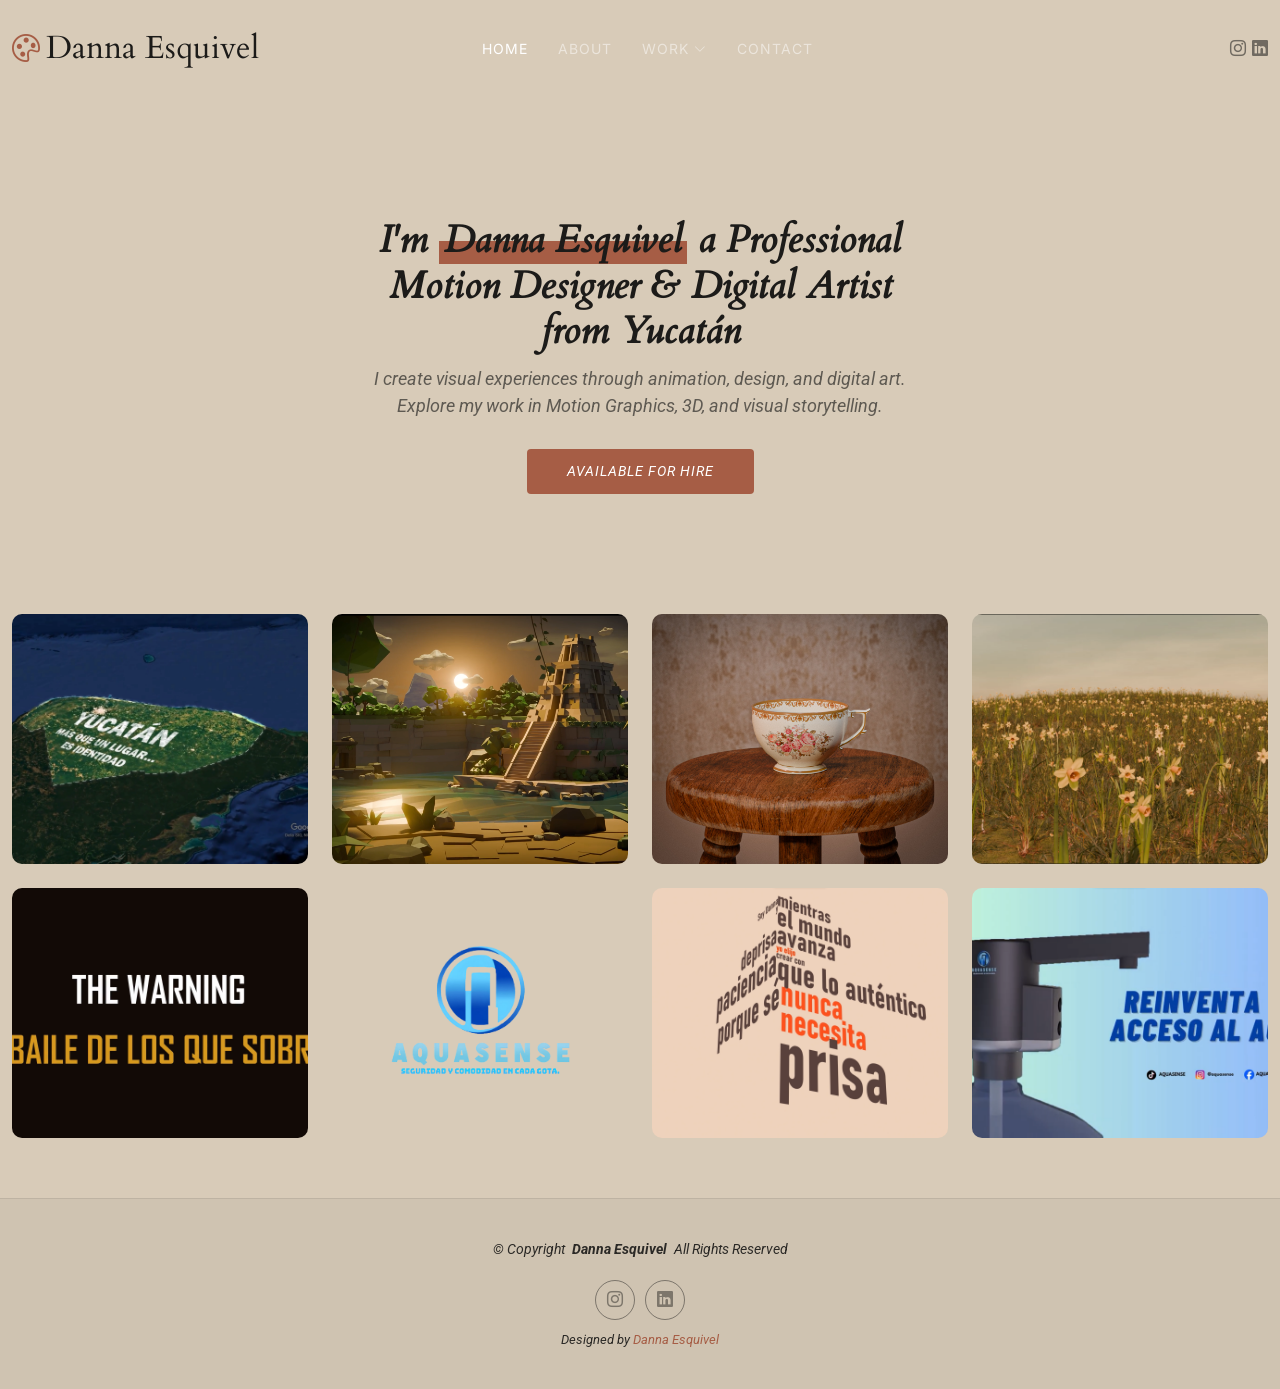
<file: index.html>
<!DOCTYPE html>
<html lang="en">

<head>
  <meta charset="utf-8">
  <meta content="width=device-width, initial-scale=1.0" name="viewport">
  <title>Danna Esquivel | Motion Graphics & 3D Designer</title>
  <meta name="description" content="">
  <meta name="keywords" content="">

  <!-- Favicons -->
  <link href="assets/img/danna.png" rel="icon">
  <link href="assets/img/danna.png" rel="apple-touch-icon">

  <!-- Fonts -->
  <link href="https://fonts.googleapis.com" rel="preconnect">
  <link href="https://fonts.gstatic.com" rel="preconnect" crossorigin>
  <link href="https://fonts.googleapis.com/css2?family=Roboto:ital,wght@0,100;0,300;0,400;0,500;0,700;0,900;1,100;1,300;1,400;1,500;1,700;1,900&family=Inter:wght@100;200;300;400;500;600;700;800;900&family=Cardo:ital,wght@0,400;0,700;1,400;1,700&display=swap" rel="stylesheet">

  <!-- Vendor CSS Files -->
  <link href="assets/vendor/bootstrap/css/bootstrap.min.css" rel="stylesheet">
  <link href="assets/vendor/bootstrap-icons/bootstrap-icons.css" rel="stylesheet">
  <link href="assets/vendor/aos/aos.css" rel="stylesheet">
  <link href="assets/vendor/glightbox/css/glightbox.min.css" rel="stylesheet">
  <link href="assets/vendor/swiper/swiper-bundle.min.css" rel="stylesheet">

  <!-- Main CSS File -->
  <link href="assets/css/main.css" rel="stylesheet">

  <!-- =======================================================
  * Template Name: PhotoFolio
  * Template URL: https://bootstrapmade.com/photofolio-bootstrap-photography-website-template/
  * Updated: Aug 07 2024 with Bootstrap v5.3.3
  * Author: BootstrapMade.com
  * License: https://bootstrapmade.com/license/
  ======================================================== -->
</head>

<body class="index-page">

  <header id="header" class="header d-flex align-items-center sticky-top">
    <div class="container-fluid position-relative d-flex align-items-center justify-content-between">

      <a href="index.html" class="logo d-flex align-items-center me-auto me-xl-0">
        <!-- Uncomment the line below if you also wish to use an image logo -->
        <!-- <img src="assets/img/logo.png" alt=""> -->
        <i class="bi bi-palette"></i>
        <h1 class="sitename">Danna Esquivel</h1>
      </a>

      <nav id="navmenu" class="navmenu">
        <ul>
          <li><a href="index.html" class="active">Home<br></a></li>
          <li><a href="about.html">About</a></li>

          <li class="dropdown">
            <a href="gallery.html">
              <span>Work</span>
            <i class="bi bi-chevron-down toggle-dropdown"></i>
          </a>
        </li>


        <li><a href="contact.html">Contact</a></li>
      </ul>
      <i class="mobile-nav-toggle d-xl-none bi bi-list"></i>
      </nav>

      <div class="header-social-links">
        <a href="https://www.instagram.com/dannaeesq?igsh=MXY3OXNpZHllMGF1Nw==" target="_blank" ><i class="instagram"><i class="bi bi-instagram"></i></a>
        <a href="#" class="linkedin"><i class="bi bi-linkedin"></i></a>
      </div>

    </div>
  </header>

  <main class="main">

    <!-- Hero Section -->
    <section id="hero" class="hero section">

      <div class="container">
        <div class="row justify-content-center">
          <div class="col-lg-6 text-center" data-aos="fade-up" data-aos-delay="100">
            <h2><span>I'm </span><span class="underlight">Danna Esquivel</span> a Professional<span> Motion Designer & Digital Artist from Yucatán</span></h2>
            <p>I create visual experiences through animation, design, and digital art. Explore my work in Motion Graphics, 3D, and visual storytelling.</p>
            <a href="contact.html" class="btn-get-started">Available for Hire<br></a>
          </div>
        </div>
      </div>

    </section><!-- /Hero Section -->

    <!-- Gallery Section -->
    <section id="gallery" class="gallery section">

      <div class="container-fluid" data-aos="fade-up" data-aos-delay="100">

        <div class="row gy-4 justify-content-center">

          <div class="col-xl-3 col-lg-4 col-md-6">
            <div class="gallery-item h-100">
              <img src="assets/img/gallery/yucatan.png" class="img-fluid" alt="">
              <div class="gallery-links d-flex align-items-center justify-content-center">
                <a href="assets/img/gallery/yucatan.png" title="Gallery 1" class="glightbox preview-link"><i class="bi bi-arrows-angle-expand"></i></a>
                <a href="gallery.html" class="details-link"><i class="bi bi-link-45deg"></i></a>
              </div>
            </div>
          </div><!-- End Gallery Item -->

          <div class="col-xl-3 col-lg-4 col-md-6">
            <div class="gallery-item h-100">
              <img src="assets/img/gallery/piramide-maya.png" class="img-fluid" alt="">
              <div class="gallery-links d-flex align-items-center justify-content-center">
                <a href="assets/img/gallery/piramide-maya.png" title="Gallery 2" class="glightbox preview-link"><i class="bi bi-arrows-angle-expand"></i></a>
                <a href="gallery.html" class="details-link"><i class="bi bi-link-45deg"></i></a>
              </div>
            </div>
          </div><!-- End Gallery Item -->

          <div class="col-xl-3 col-lg-4 col-md-6">
            <div class="gallery-item h-100">
              <img src="assets/img/gallery/taza-vintage.jpg" class="img-fluid" alt="">
              <div class="gallery-links d-flex align-items-center justify-content-center">
                <a href="assets/img/gallery/taza-vintage.jpg" title="Gallery 3" class="glightbox preview-link"><i class="bi bi-arrows-angle-expand"></i></a>
                <a href="gallery.html" class="details-link"><i class="bi bi-link-45deg"></i></a>
              </div>
            </div>
          </div><!-- End Gallery Item -->

          <div class="col-xl-3 col-lg-4 col-md-6">
            <div class="gallery-item h-100">
              <img src="assets/img/gallery/flores.png" class="img-fluid" alt="">
              <div class="gallery-links d-flex align-items-center justify-content-center">
                <a href="assets/img/gallery/flores.png" title="Gallery 4" class="glightbox preview-link"><i class="bi bi-arrows-angle-expand"></i></a>
                <a href="gallery.html" class="details-link"><i class="bi bi-link-45deg"></i></a>
              </div>
            </div>
          </div><!-- End Gallery Item -->

          <div class="col-xl-3 col-lg-4 col-md-6">
            <div class="gallery-item h-100">
              <img src="assets/img/gallery/the-warning-lyrics.png" class="img-fluid" alt="">
              <div class="gallery-links d-flex align-items-center justify-content-center">
                <a href="assets/img/gallery/the-warning-lyrics.png" title="Gallery 5" class="glightbox preview-link"><i class="bi bi-arrows-angle-expand"></i></a>
                <a href="gallery.html" class="details-link"><i class="bi bi-link-45deg"></i></a>
              </div>
            </div>
          </div><!-- End Gallery Item -->

          <div class="col-xl-3 col-lg-4 col-md-6">
            <div class="gallery-item h-100">
              <img src="assets/img/gallery/aquasense-logo.png" class="img-fluid" alt="">
              <div class="gallery-links d-flex align-items-center justify-content-center">
                <a href="assets/img/gallery/aquasense-logo.png" title="Gallery 6" class="glightbox preview-link"><i class="bi bi-arrows-angle-expand"></i></a>
                <a href="gallery.html" class="details-link"><i class="bi bi-link-45deg"></i></a>
              </div>
            </div>
          </div><!-- End Gallery Item -->

          <div class="col-xl-3 col-lg-4 col-md-6">
            <div class="gallery-item h-100">
              <img src="assets/img/gallery/typography-motion.png" class="img-fluid" alt="">
              <div class="gallery-links d-flex align-items-center justify-content-center">
                <a href="assets/img/gallery/typography-motion.png" title="Gallery 7" class="glightbox preview-link"><i class="bi bi-arrows-angle-expand"></i></a>
                <a href="gallery.html" class="details-link"><i class="bi bi-link-45deg"></i></a>
              </div>
            </div>
          </div><!-- End Gallery Item -->

          <div class="col-xl-3 col-lg-4 col-md-6">
            <div class="gallery-item h-100">
              <img src="assets/img/gallery/aquasense-ad.png" class="img-fluid" alt="">
              <div class="gallery-links d-flex align-items-center justify-content-center">
                <a href="assets/img/gallery/aquasense-ad.png" title="Gallery 8" class="glightbox preview-link"><i class="bi bi-arrows-angle-expand"></i></a>
                <a href="gallery.html" class="details-link"><i class="bi bi-link-45deg"></i></a>
              </div>
            </div>
          </div><!-- End Gallery Item -->

        </div>

      </div>

    </section><!-- /Gallery Section -->

  </main>

  <footer id="footer" class="footer">

    <div class="container">
      <div class="copyright text-center ">
        <p>© <span>Copyright</span> <strong class="px-1 sitename">Danna Esquivel</strong> <span>All Rights Reserved</span></p>
      </div>
      <div class="social-links d-flex justify-content-center">
        <a href="https://www.instagram.com/dannaeesq?igsh=MXY3OXNpZHllMGF1Nw==" target="_blank"><i class="bi bi-instagram"></i></a>
        <a href=""><i class="bi bi-linkedin"></i></a>
      </div>
      <div class="credits">
        <!-- All the links in the footer should remain intact. -->
        <!-- You can delete the links only if you've purchased the pro version. -->
        <!-- Licensing information: https://bootstrapmade.com/license/ -->
        <!-- Purchase the pro version with working PHP/AJAX contact form: [buy-url] -->
        Designed by <a href="https://bootstrapmade.com/">Danna Esquivel</a>
      </div>
    </div>

  </footer>

  <!-- Scroll Top -->
  <a href="#" id="scroll-top" class="scroll-top d-flex align-items-center justify-content-center"><i class="bi bi-arrow-up-short"></i></a>

  <!-- Preloader -->
  <div id="preloader">
    <div class="line"></div>
  </div>

  <!-- Vendor JS Files -->
  <script src="assets/vendor/bootstrap/js/bootstrap.bundle.min.js"></script>
  <script src="assets/vendor/php-email-form/validate.js"></script>
  <script src="assets/vendor/aos/aos.js"></script>
  <script src="assets/vendor/glightbox/js/glightbox.min.js"></script>
  <script src="assets/vendor/swiper/swiper-bundle.min.js"></script>

  <!-- Main JS File -->
  <script src="assets/js/main.js"></script>

</body>

</html>
</file>
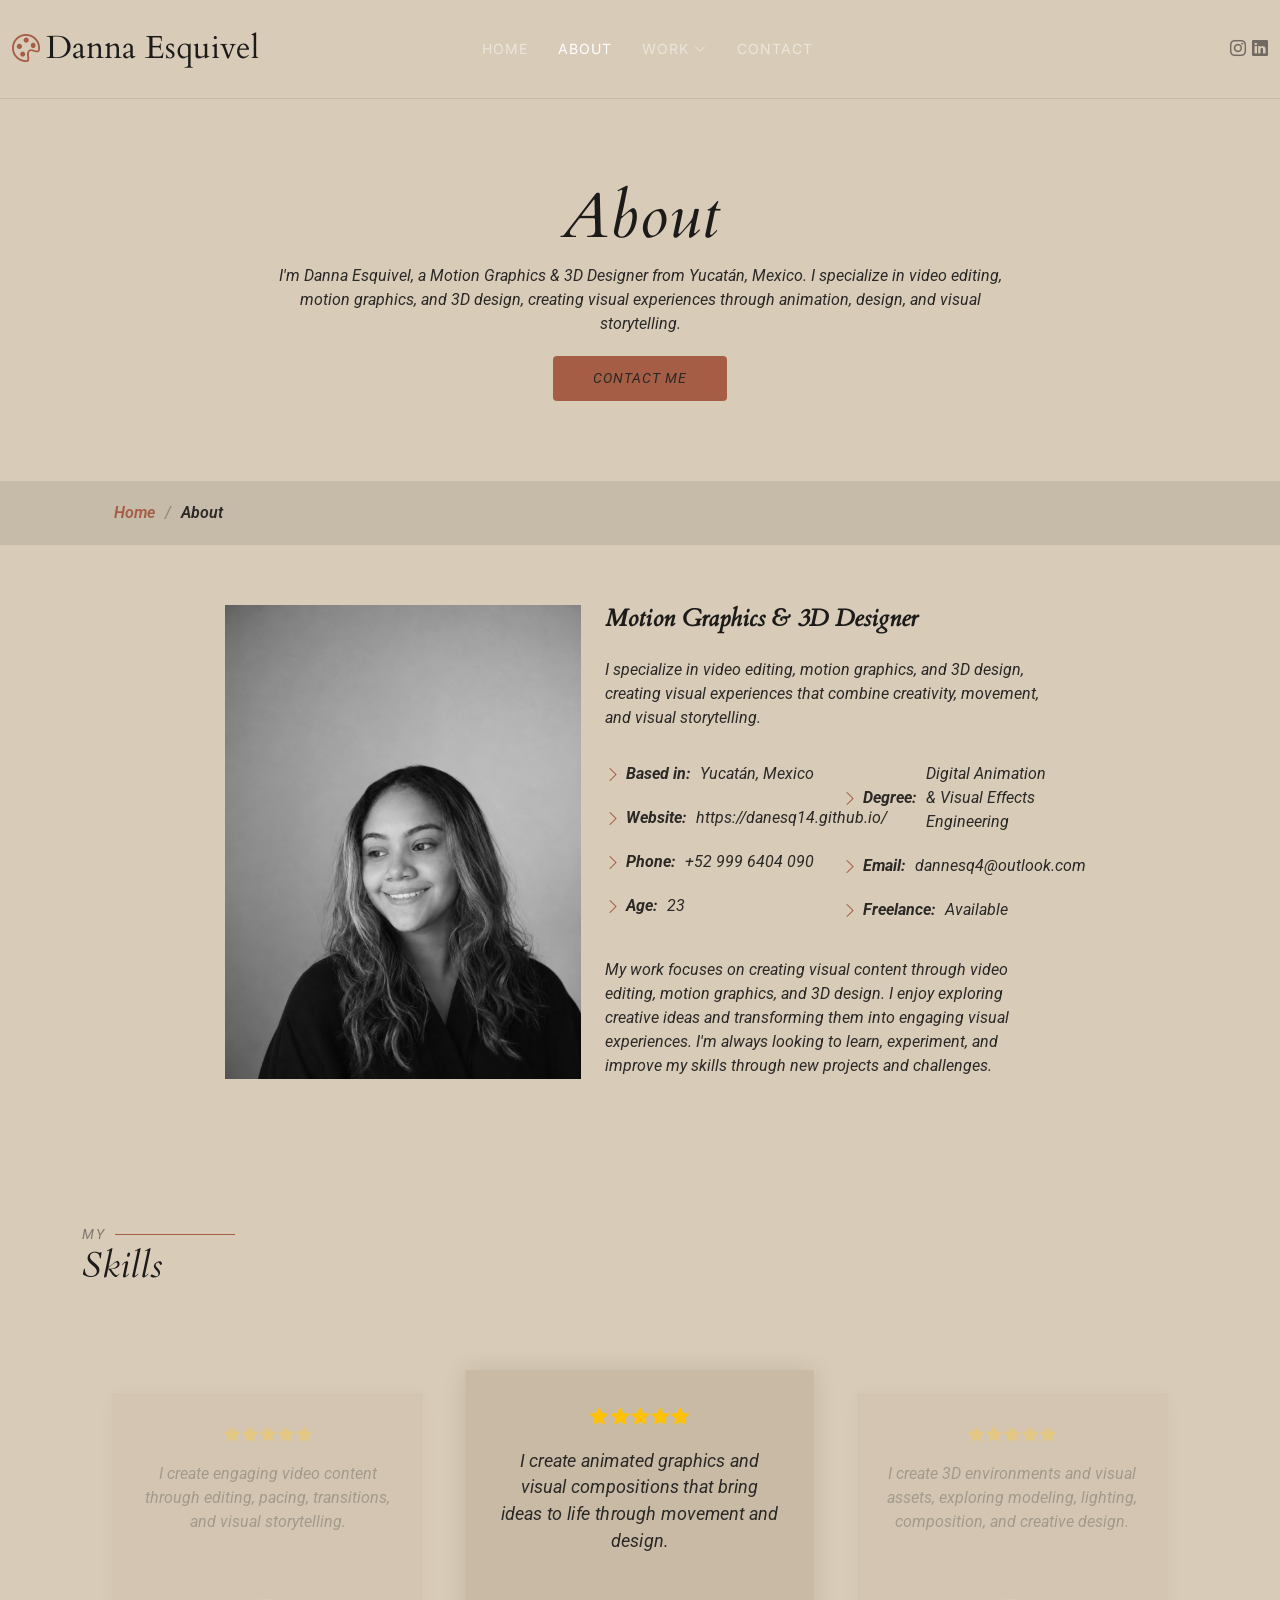
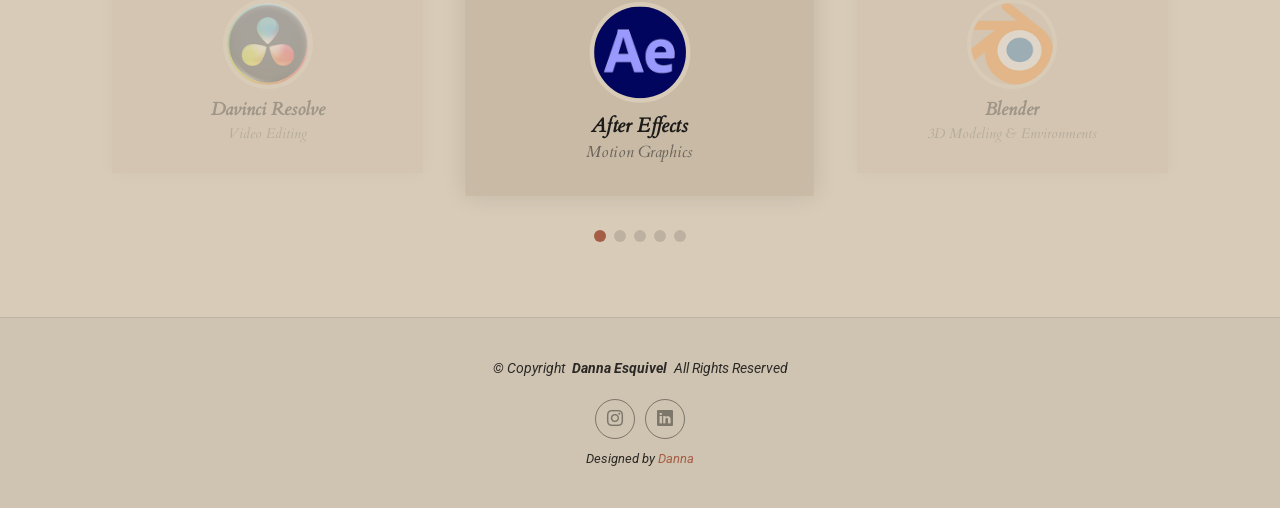
<file: about.html>
<!DOCTYPE html>
<html lang="en">

<head>
  <meta charset="utf-8">
  <meta content="width=device-width, initial-scale=1.0" name="viewport">
  <title>Danna Esquivel | Motion Graphics & 3D Designer</title>
  <meta name="description" content="">
  <meta name="keywords" content="">

  <!-- Favicons -->
  <link href="assets/img/danna.png" rel="icon">
  <link href="assets/img/danna.png" rel="apple-touch-icon">

  <!-- Fonts -->
  <link href="https://fonts.googleapis.com" rel="preconnect">
  <link href="https://fonts.gstatic.com" rel="preconnect" crossorigin>
  <link href="https://fonts.googleapis.com/css2?family=Roboto:ital,wght@0,100;0,300;0,400;0,500;0,700;0,900;1,100;1,300;1,400;1,500;1,700;1,900&family=Inter:wght@100;200;300;400;500;600;700;800;900&family=Cardo:ital,wght@0,400;0,700;1,400;1,700&display=swap" rel="stylesheet">

  <!-- Vendor CSS Files -->
  <link href="assets/vendor/bootstrap/css/bootstrap.min.css" rel="stylesheet">
  <link href="assets/vendor/bootstrap-icons/bootstrap-icons.css" rel="stylesheet">
  <link href="assets/vendor/aos/aos.css" rel="stylesheet">
  <link href="assets/vendor/glightbox/css/glightbox.min.css" rel="stylesheet">
  <link href="assets/vendor/swiper/swiper-bundle.min.css" rel="stylesheet">

  <!-- Main CSS File -->
  <link href="assets/css/main.css" rel="stylesheet">

  <!-- =======================================================
  * Template Name: PhotoFolio
  * Template URL: https://bootstrapmade.com/photofolio-bootstrap-photography-website-template/
  * Updated: Aug 07 2024 with Bootstrap v5.3.3
  * Author: BootstrapMade.com
  * License: https://bootstrapmade.com/license/
  ======================================================== -->
</head>

<body class="about-page">

  <header id="header" class="header d-flex align-items-center sticky-top">
    <div class="container-fluid position-relative d-flex align-items-center justify-content-between">

      <a href="index.html" class="logo d-flex align-items-center me-auto me-xl-0">
        <!-- Uncomment the line below if you also wish to use an image logo -->
        <!-- <img src="assets/img/logo.png" alt=""> -->
        <i class="bi bi-palette"></i>
        <h1 class="sitename">Danna Esquivel</h1>
      </a>

      <nav id="navmenu" class="navmenu">
        <ul>
          <li><a href="index.html">Home<br></a></li>
          <li><a href="about.html" class="active">About</a></li>

          <li class="dropdown">
            <a href="gallery.html">
              <span>Work</span>
            <i class="bi bi-chevron-down toggle-dropdown"></i>
          </a>
        </li>


          <li><a href="contact.html">Contact</a></li>
        </ul>
        <i class="mobile-nav-toggle d-xl-none bi bi-list"></i>
      </nav>

      <div class="header-social-links">
        <a href="https://www.instagram.com/dannaeesq?igsh=MXY3OXNpZHllMGF1Nw==" target="_blank" ><i class="instagram"><i class="bi bi-instagram"></i></a>
        <a href="#" class="linkedin"><i class="bi bi-linkedin"></i></a>
      </div>

    </div>
  </header>

  <main class="main">

    <!-- Page Title -->
    <div class="page-title" data-aos="fade">
      <div class="heading">
        <div class="container">
          <div class="row d-flex justify-content-center text-center">
            <div class="col-lg-8">
              <h1>About</h1>
              <p class="mb-0">I'm Danna Esquivel, a Motion Graphics & 3D Designer from Yucatán, Mexico. I specialize in video editing, motion graphics, and 3D design, creating visual experiences through animation, design, and visual storytelling.</p>
              <a href="contact.html" class="cta-btn">CONTACT ME<br></a>
            </div>
          </div>
        </div>
      </div>
      <nav class="breadcrumbs">
        <div class="container">
          <ol>
            <li><a href="index.html">Home</a></li>
            <li class="current">About</li>
          </ol>
        </div>
      </nav>
    </div><!-- End Page Title -->

    <!-- About Section -->
    <section id="about" class="about section">

      <div class="container" data-aos="fade-up" data-aos-delay="100">

        <div class="row gy-4 justify-content-center">
          <div class="col-lg-4">
            <img src="assets/img/profile-img.png" class="img-fluid" alt="">
          </div>
          <div class="col-lg-5 content">
            <h2>Motion Graphics & 3D Designer</h2>
            <p class="fst-italic py-3">
             I specialize in video editing, motion graphics, and 3D design, creating visual experiences that combine creativity, movement, and visual storytelling.
            </p>
            <div class="row">
              <div class="col-lg-6">
                <ul>
                  <li><i class="bi bi-chevron-right"></i> <strong>Based in:</strong> <span>Yucatán, Mexico</span></li>
                  <li><i class="bi bi-chevron-right"></i> <strong>Website:</strong> <span>https://danesq14.github.io/</span></li>
                  <li><i class="bi bi-chevron-right"></i> <strong>Phone:</strong> <span>+52 999 6404 090</span></li>
                  <li><i class="bi bi-chevron-right"></i> <strong>Age:</strong> <span>23</span></li>
                </ul>
              </div>
              <div class="col-lg-6">
                <ul>
                  <li><i class="bi bi-chevron-right"></i> <strong>Degree:</strong> <span>Digital Animation & Visual Effects Engineering</span></li>
                  <li><i class="bi bi-chevron-right"></i> <strong>Email:</strong> <span>dannesq4@outlook.com</span></li>
                  <li><i class="bi bi-chevron-right"></i> <strong>Freelance:</strong> <span>Available</span></li>
                </ul>
              </div>
            </div>
            <p class="py-3">
              My work focuses on creating visual content through video editing, motion graphics, and 3D design.
              I enjoy exploring creative ideas and transforming them into engaging visual experiences. I'm always looking to learn, experiment, and improve my skills through new projects and challenges.
            </p>
            <p class="m-0">
              
            </p>
          </div>
        </div>

      </div>

    </section><!-- /About Section -->

    <!-- Testimonials Section -->
    <section id="testimonials" class="testimonials section">

      <!-- Section Title -->
      <div class="container section-title" data-aos="fade-up">
        <h2>My</h2>
        <p>Skills</p>
      </div><!-- End Section Title -->

      <div class="container" data-aos="fade-up" data-aos-delay="100">

        <div class="swiper init-swiper">
          <script type="application/json" class="swiper-config">
            {
              "loop": true,
              "speed": 600,
              "autoplay": {
                "delay": 5000
              },
              "slidesPerView": "auto",
              "pagination": {
                "el": ".swiper-pagination",
                "type": "bullets",
                "clickable": true
              },
              "breakpoints": {
                "320": {
                  "slidesPerView": 1,
                  "spaceBetween": 40
                },
                "1200": {
                  "slidesPerView": 3,
                  "spaceBetween": 1
                }
              }
            }
          </script>
          <div class="swiper-wrapper">

            <div class="swiper-slide">
              <div class="testimonial-item">
                <div class="stars">
                  <i class="bi bi-star-fill"></i><i class="bi bi-star-fill"></i><i class="bi bi-star-fill"></i><i class="bi bi-star-fill"></i><i class="bi bi-star-fill"></i>
                </div>
                <p>
                  I create engaging video content through editing, pacing,
              transitions, and visual storytelling.
                </p>
                <div class="profile mt-auto">
                  <img src="assets/img/testimonials/davinci.png" class="testimonial-img" alt="">
                  <h3>Davinci Resolve</h3>
                  <h4>Video Editing</h4>
                </div>
              </div>
            </div><!-- End testimonial item -->

            <div class="swiper-slide">
              <div class="testimonial-item">
                <div class="stars">
                  <i class="bi bi-star-fill"></i><i class="bi bi-star-fill"></i><i class="bi bi-star-fill"></i><i class="bi bi-star-fill"></i><i class="bi bi-star-fill"></i>
                </div>
                <p>
                  I create animated graphics and visual compositions
              that bring ideas to life through movement and design.
                </p>
                <div class="profile mt-auto">
                  <img src="assets/img/testimonials/after.png" class="testimonial-img" alt="">
                  <h3>After Effects</h3>
                  <h4>Motion Graphics</h4>
                </div>
              </div>
            </div><!-- End testimonial item -->

            <div class="swiper-slide">
              <div class="testimonial-item">
                <div class="stars">
                  <i class="bi bi-star-fill"></i><i class="bi bi-star-fill"></i><i class="bi bi-star-fill"></i><i class="bi bi-star-fill"></i><i class="bi bi-star-fill"></i>
                </div>
                <p>
                  I create 3D environments and visual assets,
              exploring modeling, lighting, composition, and creative design.
                </p>
                <div class="profile mt-auto">
                  <img src="assets/img/testimonials/blender.png" class="testimonial-img" alt="">
                  <h3>Blender</h3>
                  <h4>3D Modeling & Environments</h4>
                </div>
              </div>
            </div><!-- End testimonial item -->

            <div class="swiper-slide">
              <div class="testimonial-item">
                <div class="stars">
                  <i class="bi bi-star-fill"></i><i class="bi bi-star-fill"></i><i class="bi bi-star-fill"></i><i class="bi bi-star-fill"></i><i class="bi bi-star-fill"></i>
                </div>
                <p>
                  I use Photoshop to create and edit visual content, working with image composition, retouching, color, and graphic design.
                </p>
                <div class="profile mt-auto">
                  <img src="assets/img/testimonials/photoshop.png" class="testimonial-img" alt="">
                  <h3>Adobe Photoshop</h3>
                  <h4>Image Editing & Visual Design</h4>
                </div>
              </div>
            </div><!-- End testimonial item -->

            <div class="swiper-slide">
              <div class="testimonial-item">
                <div class="stars">
                  <i class="bi bi-star-fill"></i><i class="bi bi-star-fill"></i><i class="bi bi-star-fill"></i><i class="bi bi-star-fill"></i>
                </div>
                <p>
                  Basic knowledge of vector graphics creation, logo design, icons, and simple illustrations. Familiar with essential tools for creating clean and scalable designs.
                </p>
                <div class="profile mt-auto">
                  <img src="assets/img/testimonials/illustrator.png" class="testimonial-img" alt="">
                  <h3>Adobe Illustrator</h3>
                  <h4>Basic Vector Illustration</h4>
                </div>
              </div>
            </div><!-- End testimonial item -->

          </div>
          <div class="swiper-pagination"></div>
        </div>

      </div>

    </section><!-- /Testimonials Section -->

  </main>

  <footer id="footer" class="footer">

    <div class="container">
      <div class="copyright text-center ">
        <p>© <span>Copyright</span> <strong class="px-1 sitename">Danna Esquivel</strong> <span>All Rights Reserved</span></p>
      </div>
      <div class="social-links d-flex justify-content-center">
        <a href="https://www.instagram.com/dannaeesq?igsh=MXY3OXNpZHllMGF1Nw==" target="_blank" ><i class="bi bi-instagram"></i></a>
        <a href="https://www.linkedin.com/in/danna-esquivel-4b5b5b21a/" target="_blank" ><i class="bi bi-linkedin"></i></a>
      </div>
      <div class="credits">
        <!-- All the links in the footer should remain intact. -->
        <!-- You can delete the links only if you've purchased the pro version. -->
        <!-- Licensing information: https://bootstrapmade.com/license/ -->
        <!-- Purchase the pro version with working PHP/AJAX contact form: [buy-url] -->
        Designed by <a href="https://bootstrapmade.com/">Danna</a> 
      </div>
    </div>

  </footer>

  <!-- Scroll Top -->
  <a href="#" id="scroll-top" class="scroll-top d-flex align-items-center justify-content-center"><i class="bi bi-arrow-up-short"></i></a>

  <!-- Preloader -->
  <div id="preloader">
    <div class="line"></div>
  </div>

  <!-- Vendor JS Files -->
  <script src="assets/vendor/bootstrap/js/bootstrap.bundle.min.js"></script>
  <script src="assets/vendor/php-email-form/validate.js"></script>
  <script src="assets/vendor/aos/aos.js"></script>
  <script src="assets/vendor/glightbox/js/glightbox.min.js"></script>
  <script src="assets/vendor/swiper/swiper-bundle.min.js"></script>

  <!-- Main JS File -->
  <script src="assets/js/main.js"></script>

</body>

</html>
</file>
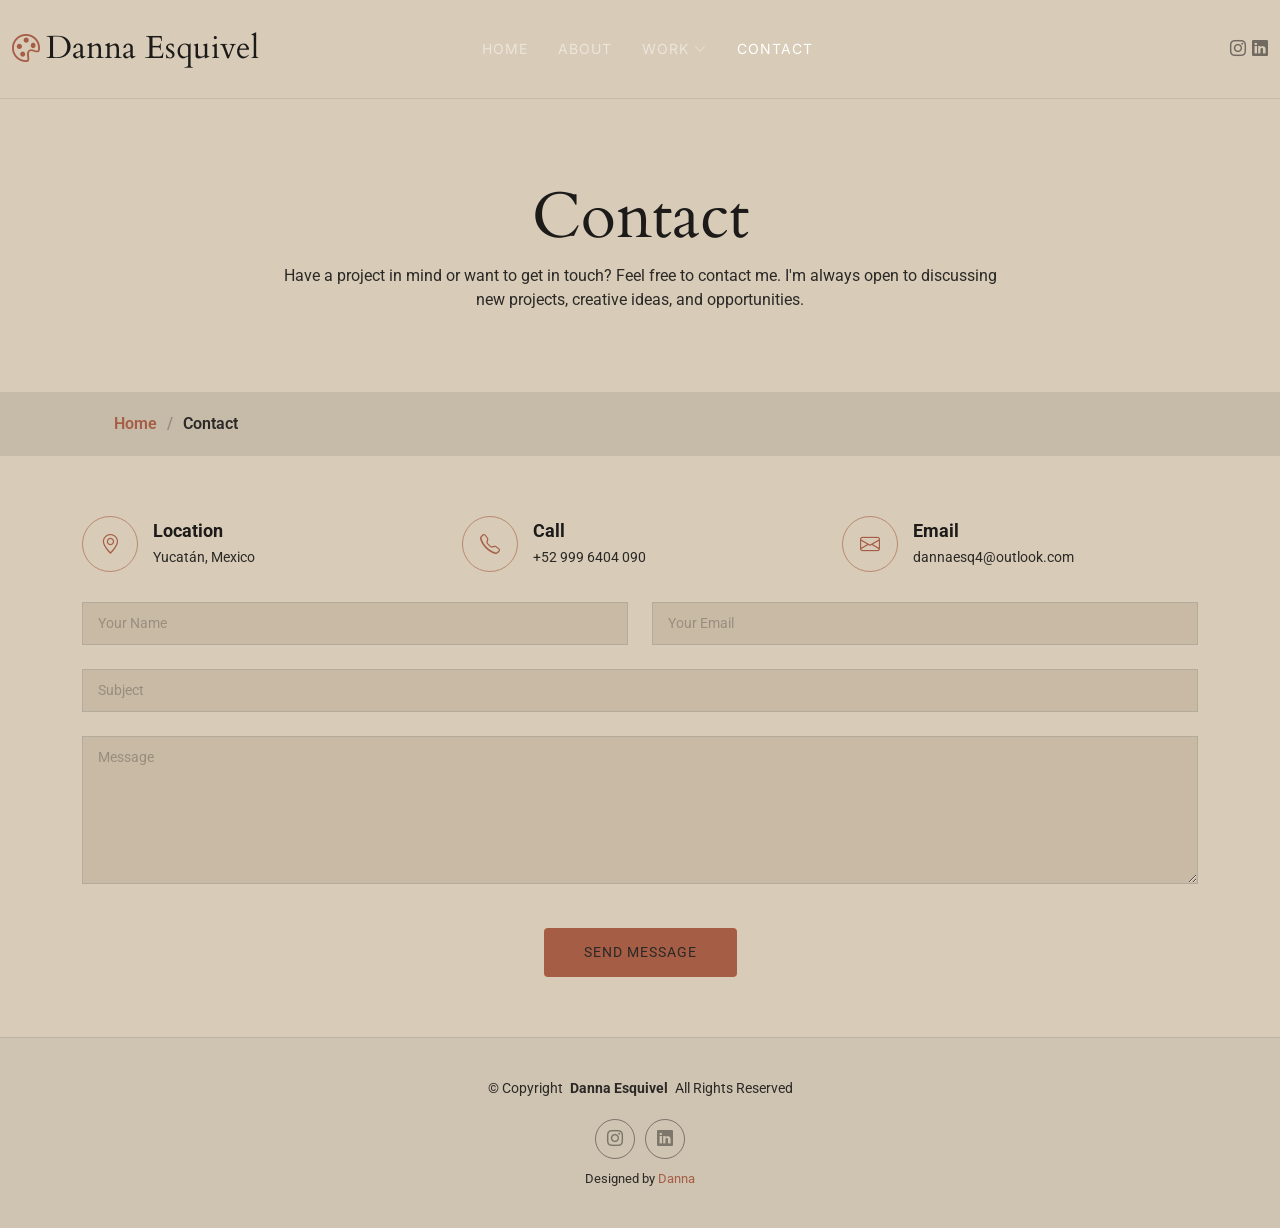
<file: contact.html>
<!DOCTYPE html>
<html lang="en">

<head>
  <meta charset="utf-8">
  <meta content="width=device-width, initial-scale=1.0" name="viewport">
  <title>Contact - Danna Esquivel</title>
  <meta name="description" content="">
  <meta name="keywords" content="">

  <!-- Favicons -->
  <link href="assets/img/danna.png" rel="icon">
  <link href="assets/img/danna.png" rel="apple-touch-icon">

  <!-- Fonts -->
  <link href="https://fonts.googleapis.com" rel="preconnect">
  <link href="https://fonts.gstatic.com" rel="preconnect" crossorigin>
  <link href="https://fonts.googleapis.com/css2?family=Roboto:ital,wght@0,100;0,300;0,400;0,500;0,700;0,900;1,100;1,300;1,400;1,500;1,700;1,900&family=Inter:wght@100;200;300;400;500;600;700;800;900&family=Cardo:ital,wght@0,400;0,700;1,400;1,700&display=swap" rel="stylesheet">

  <!-- Vendor CSS Files -->
  <link href="assets/vendor/bootstrap/css/bootstrap.min.css" rel="stylesheet">
  <link href="assets/vendor/bootstrap-icons/bootstrap-icons.css" rel="stylesheet">
  <link href="assets/vendor/aos/aos.css" rel="stylesheet">
  <link href="assets/vendor/glightbox/css/glightbox.min.css" rel="stylesheet">
  <link href="assets/vendor/swiper/swiper-bundle.min.css" rel="stylesheet">

  <!-- Main CSS File -->
  <link href="assets/css/main.css" rel="stylesheet">

  <!-- =======================================================
  * Template Name: PhotoFolio
  * Template URL: https://bootstrapmade.com/photofolio-bootstrap-photography-website-template/
  * Updated: Aug 07 2024 with Bootstrap v5.3.3
  * Author: BootstrapMade.com
  * License: https://bootstrapmade.com/license/
  ======================================================== -->
</head>

<body class="contact-page">

  <header id="header" class="header d-flex align-items-center sticky-top">
    <div class="container-fluid position-relative d-flex align-items-center justify-content-between">

      <a href="index.html" class="logo d-flex align-items-center me-auto me-xl-0">
        <!-- Uncomment the line below if you also wish to use an image logo -->
        <!-- <img src="assets/img/logo.png" alt=""> -->
        <i class="bi bi-palette"></i>
        <h1 class="sitename">Danna Esquivel</h1>
      </a>

      <nav id="navmenu" class="navmenu">
        <ul>
          <li><a href="index.html">Home<br></a></li>
          <li><a href="about.html">About</a></li>

          <li class="dropdown">
            <a href="gallery.html">
              <span>Work</span>
            <i class="bi bi-chevron-down toggle-dropdown"></i>
          </a>
        </li>


        <li><a href="contact.html" class="active">Contact</a></li>
        </ul>
        <i class="mobile-nav-toggle d-xl-none bi bi-list"></i>
      </nav>

      <div class="header-social-links">
        <a href="https://www.instagram.com/dannaeesq?igsh=MXY3OXNpZHllMGF1Nw==" class="instagram"><i class="bi bi-instagram"></i></a>
        <a href="#" class="linkedin"><i class="bi bi-linkedin"></i></a>
      </div>

    </div>
  </header>

  <main class="main">

    <!-- Page Title -->
    <div class="page-title" data-aos="fade">
      <div class="heading">
        <div class="container">
          <div class="row d-flex justify-content-center text-center">
            <div class="col-lg-8">
              <h1>Contact</h1>
              <p class="mb-0">Have a project in mind or want to get in touch? Feel free to contact me. I'm always open to discussing new projects, creative ideas, and opportunities.</p>
            </div>
          </div>
        </div>
      </div>
      <nav class="breadcrumbs">
        <div class="container">
          <ol>
            <li><a href="index.html">Home</a></li>
            <li class="current">Contact</li>
          </ol>
        </div>
      </nav>
    </div><!-- End Page Title -->

    <!-- Contact Section -->
    <section id="contact" class="contact section">

      <div class="container" data-aos="fade-up" data-aos-delay="100">

        <div class="info-wrap" data-aos="fade-up" data-aos-delay="200">
          <div class="row gy-5">

            <div class="col-lg-4">
              <div class="info-item d-flex align-items-center">
                <i class="bi bi-geo-alt flex-shrink-0"></i>
                <div>
                  <h3>Location</h3>
                  <p>Yucatán, Mexico</p>
                </div>
              </div>
            </div><!-- End Info Item -->

            <div class="col-lg-4">
              <div class="info-item d-flex align-items-center">
                <i class="bi bi-telephone flex-shrink-0"></i>
                <div>
                  <h3>Call</h3>
                  <p>+52 999 6404 090</p>
                </div>
              </div>
            </div><!-- End Info Item -->

            <div class="col-lg-4">
              <div class="info-item d-flex align-items-center">
                <i class="bi bi-envelope flex-shrink-0"></i>
                <div>
                  <h3>Email</h3>
                  <p>dannaesq4@outlook.com</p>
                </div>
              </div>
            </div><!-- End Info Item -->

          </div>
        </div>

        <form action="https://formspree.io/f/mqerrpyk" method="POST" class="php-email-form" data-aos="fade-up" data-aos-delay="300">
          <div class="row gy-4">

            <div class="col-md-6">
              <input type="text" name="name" class="form-control" placeholder="Your Name" required="">
            </div>

            <div class="col-md-6 ">
              <input type="email" class="form-control" name="email" placeholder="Your Email" required="">
            </div>

            <div class="col-md-12">
              <input type="text" class="form-control" name="subject" placeholder="Subject" required="">
            </div>

            <div class="col-md-12">
              <textarea class="form-control" name="message" rows="6" placeholder="Message" required=""></textarea>
            </div>

            <div class="col-md-12 text-center">
              <div class="loading">Loading</div>
              <div class="error-message"></div>
              <div class="sent-message">Your message has been sent. Thank you!</div>

              <button type="submit">Send Message</button>
            </div>

          </div>
        </form><!-- End Contact Form -->

      </div>

    </section><!-- /Contact Section -->

  </main>

  <footer id="footer" class="footer">

    <div class="container">
      <div class="copyright text-center ">
        <p>© <span>Copyright</span> <strong class="px-1 sitename">Danna Esquivel</strong> <span>All Rights Reserved</span></p>
      </div>
      <div class="social-links d-flex justify-content-center">
        <a href=""><i class="bi bi-instagram"></i></a>
        <a href=""><i class="bi bi-linkedin"></i></a>
      </div>
      <div class="credits">
        <!-- All the links in the footer should remain intact. -->
        <!-- You can delete the links only if you've purchased the pro version. -->
        <!-- Licensing information: https://bootstrapmade.com/license/ -->
        <!-- Purchase the pro version with working PHP/AJAX contact form: [buy-url] -->
        Designed by <a href="https://bootstrapmade.com/">Danna</a>
      </div>
    </div>

  </footer>

  <!-- Scroll Top -->
  <a href="#" id="scroll-top" class="scroll-top d-flex align-items-center justify-content-center"><i class="bi bi-arrow-up-short"></i></a>

  <!-- Preloader -->
  <div id="preloader">
    <div class="line"></div>
  </div>

  <!-- Vendor JS Files -->
  <!-- Vendor JS Files -->
  <script src="assets/vendor/bootstrap/js/bootstrap.bundle.min.js"></script>
  <script src="assets/vendor/aos/aos.js"></script>
  <script src="assets/vendor/glightbox/js/glightbox.min.js"></script>
  <script src="assets/vendor/swiper/swiper-bundle.min.js"></script>

  <script>
    const form = document.querySelector('.php-email-form');

    form.addEventListener('submit', async function(event) {
      event.preventDefault();

      const formData = new FormData(form);
      const loading = form.querySelector('.loading');
      const errorMessage = form.querySelector('.error-message');
      const sentMessage = form.querySelector('.sent-message');

      loading.style.display = 'block';
      errorMessage.style.display = 'none';
      sentMessage.style.display = 'none';

      try {
        const response = await fetch(form.action, {
          method: 'POST',
          body: formData,
          headers: {
            'Accept': 'application/json'
          }
        });

        if (response.ok) {
          loading.style.display = 'none';
          sentMessage.style.display = 'block';
          form.reset();
        } else {
          throw new Error('Error al enviar el formulario');
        }

      } catch (error) {
        loading.style.display = 'none';
        errorMessage.textContent = 'Hubo un error al enviar tu mensaje. Inténtalo de nuevo.';
        errorMessage.style.display = 'block';
      }
    });
  </script>

  <!-- Main JS File -->
  <script src="assets/js/main.js"></script>

</body>
</html>
</file>
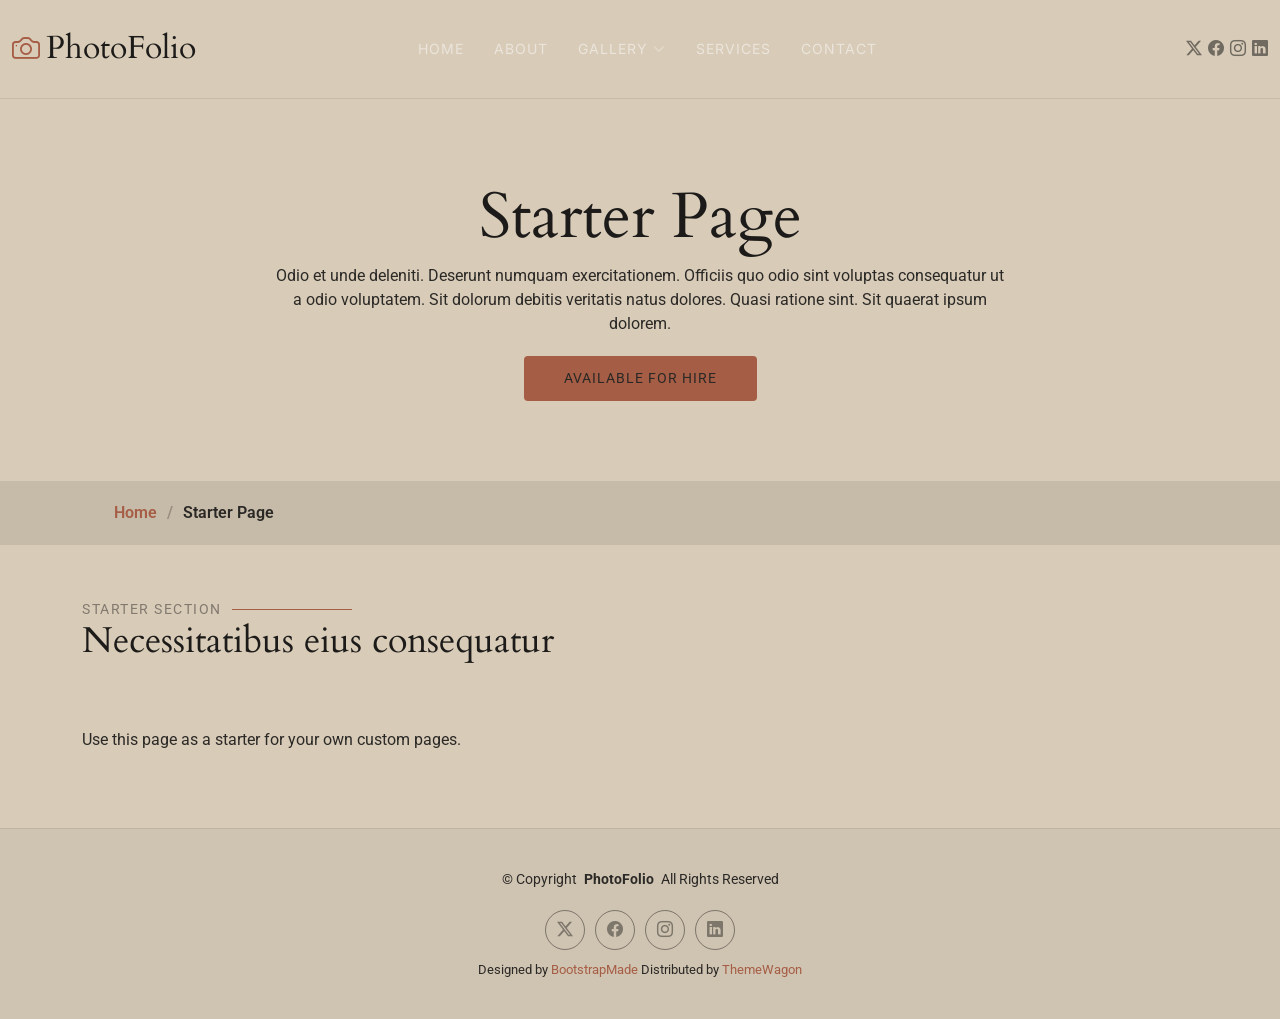
<file: starter-page.html>
<!DOCTYPE html>
<html lang="en">

<head>
  <meta charset="utf-8">
  <meta content="width=device-width, initial-scale=1.0" name="viewport">
  <title>Starter Page - PhotoFolio Bootstrap Template</title>
  <meta name="description" content="">
  <meta name="keywords" content="">

  <!-- Favicons -->
  <link href="assets/img/favicon.png" rel="icon">
  <link href="assets/img/apple-touch-icon.png" rel="apple-touch-icon">

  <!-- Fonts -->
  <link href="https://fonts.googleapis.com" rel="preconnect">
  <link href="https://fonts.gstatic.com" rel="preconnect" crossorigin>
  <link href="https://fonts.googleapis.com/css2?family=Roboto:ital,wght@0,100;0,300;0,400;0,500;0,700;0,900;1,100;1,300;1,400;1,500;1,700;1,900&family=Inter:wght@100;200;300;400;500;600;700;800;900&family=Cardo:ital,wght@0,400;0,700;1,400;1,700&display=swap" rel="stylesheet">

  <!-- Vendor CSS Files -->
  <link href="assets/vendor/bootstrap/css/bootstrap.min.css" rel="stylesheet">
  <link href="assets/vendor/bootstrap-icons/bootstrap-icons.css" rel="stylesheet">
  <link href="assets/vendor/aos/aos.css" rel="stylesheet">
  <link href="assets/vendor/glightbox/css/glightbox.min.css" rel="stylesheet">
  <link href="assets/vendor/swiper/swiper-bundle.min.css" rel="stylesheet">

  <!-- Main CSS File -->
  <link href="assets/css/main.css" rel="stylesheet">

  <!-- =======================================================
  * Template Name: PhotoFolio
  * Template URL: https://bootstrapmade.com/photofolio-bootstrap-photography-website-template/
  * Updated: Aug 07 2024 with Bootstrap v5.3.3
  * Author: BootstrapMade.com
  * License: https://bootstrapmade.com/license/
  ======================================================== -->
</head>

<body class="starter-page-page">

  <header id="header" class="header d-flex align-items-center sticky-top">
    <div class="container-fluid position-relative d-flex align-items-center justify-content-between">

      <a href="index.html" class="logo d-flex align-items-center me-auto me-xl-0">
        <!-- Uncomment the line below if you also wish to use an image logo -->
        <!-- <img src="assets/img/logo.png" alt=""> -->
        <i class="bi bi-camera"></i>
        <h1 class="sitename">PhotoFolio</h1>
      </a>

      <nav id="navmenu" class="navmenu">
        <ul>
          <li><a href="index.html">Home<br></a></li>
          <li><a href="about.html">About</a></li>
          <li class="dropdown"><a href="gallery.html"><span>Gallery</span> <i class="bi bi-chevron-down toggle-dropdown"></i></a>
            <ul>
              <li><a href="gallery.html">Nature</a></li>
              <li><a href="gallery.html">People</a></li>
              <li><a href="gallery.html">Architecture</a></li>
              <li><a href="gallery.html">Animals</a></li>
              <li><a href="gallery.html">Sports</a></li>
              <li><a href="gallery.html">Travel</a></li>
              <li class="dropdown"><a href="#"><span>Deep Dropdown</span> <i class="bi bi-chevron-down toggle-dropdown"></i></a>
                <ul>
                  <li><a href="#">Deep Dropdown 1</a></li>
                  <li><a href="#">Deep Dropdown 2</a></li>
                  <li><a href="#">Deep Dropdown 3</a></li>
                  <li><a href="#">Deep Dropdown 4</a></li>
                  <li><a href="#">Deep Dropdown 5</a></li>
                </ul>
              </li>
            </ul>
          </li>
          <li><a href="services.html">Services</a></li>
          <li><a href="contact.html">Contact</a></li>
        </ul>
        <i class="mobile-nav-toggle d-xl-none bi bi-list"></i>
      </nav>

      <div class="header-social-links">
        <a href="#" class="twitter"><i class="bi bi-twitter-x"></i></a>
        <a href="#" class="facebook"><i class="bi bi-facebook"></i></a>
        <a href="#" class="instagram"><i class="bi bi-instagram"></i></a>
        <a href="#" class="linkedin"><i class="bi bi-linkedin"></i></a>
      </div>

    </div>
  </header>

  <main class="main">

    <!-- Page Title -->
    <div class="page-title" data-aos="fade">
      <div class="heading">
        <div class="container">
          <div class="row d-flex justify-content-center text-center">
            <div class="col-lg-8">
              <h1>Starter Page</h1>
              <p class="mb-0">Odio et unde deleniti. Deserunt numquam exercitationem. Officiis quo odio sint voluptas consequatur ut a odio voluptatem. Sit dolorum debitis veritatis natus dolores. Quasi ratione sint. Sit quaerat ipsum dolorem.</p>
              <a href="contact.html" class="cta-btn">Available for Hire<br></a>
            </div>
          </div>
        </div>
      </div>
      <nav class="breadcrumbs">
        <div class="container">
          <ol>
            <li><a href="index.html">Home</a></li>
            <li class="current">Starter Page</li>
          </ol>
        </div>
      </nav>
    </div><!-- End Page Title -->

    <!-- Starter Section Section -->
    <section id="starter-section" class="starter-section section">

      <!-- Section Title -->
      <div class="container section-title" data-aos="fade-up">
        <h2>Starter Section</h2>
        <p>Necessitatibus eius consequatur</p>
      </div><!-- End Section Title -->

      <div class="container" data-aos="fade-up">
        <p>Use this page as a starter for your own custom pages.</p>
      </div>

    </section><!-- /Starter Section Section -->

  </main>

  <footer id="footer" class="footer">

    <div class="container">
      <div class="copyright text-center ">
        <p>© <span>Copyright</span> <strong class="px-1 sitename">PhotoFolio</strong> <span>All Rights Reserved</span></p>
      </div>
      <div class="social-links d-flex justify-content-center">
        <a href=""><i class="bi bi-twitter-x"></i></a>
        <a href=""><i class="bi bi-facebook"></i></a>
        <a href=""><i class="bi bi-instagram"></i></a>
        <a href=""><i class="bi bi-linkedin"></i></a>
      </div>
      <div class="credits">
        <!-- All the links in the footer should remain intact. -->
        <!-- You can delete the links only if you've purchased the pro version. -->
        <!-- Licensing information: https://bootstrapmade.com/license/ -->
        <!-- Purchase the pro version with working PHP/AJAX contact form: [buy-url] -->
        Designed by <a href="https://bootstrapmade.com/">BootstrapMade</a> Distributed by <a href="https://themewagon.com">ThemeWagon</a>
      </div>
    </div>

  </footer>

  <!-- Scroll Top -->
  <a href="#" id="scroll-top" class="scroll-top d-flex align-items-center justify-content-center"><i class="bi bi-arrow-up-short"></i></a>

  <!-- Preloader -->
  <div id="preloader">
    <div class="line"></div>
  </div>

  <!-- Vendor JS Files -->
  <script src="assets/vendor/bootstrap/js/bootstrap.bundle.min.js"></script>
  <script src="assets/vendor/php-email-form/validate.js"></script>
  <script src="assets/vendor/aos/aos.js"></script>
  <script src="assets/vendor/glightbox/js/glightbox.min.js"></script>
  <script src="assets/vendor/swiper/swiper-bundle.min.js"></script>

  <!-- Main JS File -->
  <script src="assets/js/main.js"></script>

</body>

</html>
</file>
<file: assets/css/main.css>
/**
* Template Name: PhotoFolio
* Template URL: https://bootstrapmade.com/photofolio-bootstrap-photography-website-template/
* Updated: Aug 07 2024 with Bootstrap v5.3.3
* Author: BootstrapMade.com
* License: https://bootstrapmade.com/license/
*/

/*--------------------------------------------------------------
# Font & Color Variables
# Help: https://bootstrapmade.com/color-system/
--------------------------------------------------------------*/
/* Fonts */
:root {
  --default-font: "Roboto",  system-ui, -apple-system, "Segoe UI", Roboto, "Helvetica Neue", Arial, "Noto Sans", "Liberation Sans", sans-serif, "Apple Color Emoji", "Segoe UI Emoji", "Segoe UI Symbol", "Noto Color Emoji";
  --heading-font: "Cardo",  sans-serif;
  --nav-font: "Inter",  sans-serif;
}

/* Global Colors - The following color variables are used throughout the website. Updating them here will change the color scheme of the entire website */
:root { 
  --background-color:  #D8CBB8; /* Background color for the entire website, including individual sections */
  --default-color: #2B2926; /* Default color used for the majority of the text content across the entire website */
  --heading-color: #1C1B19; /* Color for headings, subheadings and title throughout the website */
  --accent-color: #A65D45; /* Accent color that represents your brand on the website. It's used for buttons, links, and other elements that need to stand out */
  --surface-color: #C9BAA5; /* The surface color is used as a background of boxed elements within sections, such as cards, icon boxes, or other elements that require a visual separation from the global background. */
  --contrast-color: #ffffff; /* Contrast color for text, ensuring readability against backgrounds of accent, heading, or default colors. */
}

/* Nav Menu Colors - The following color variables are used specifically for the navigation menu. They are separate from the global colors to allow for more customization options */
:root {
  --nav-color: rgba(255, 255, 255, 0.5);  /* The default color of the main navmenu links */
  --nav-hover-color: #ffffff; /* Applied to main navmenu links when they are hovered over or active */
  --nav-mobile-background-color: #1a1a1a; /* Used as the background color for mobile navigation menu */
  --nav-dropdown-background-color: #1a1a1a; /* Used as the background color for dropdown items that appear when hovering over primary navigation items */
  --nav-dropdown-color: rgba(255, 255, 255, 0.5); /* Used for navigation links of the dropdown items in the navigation menu. */
  --nav-dropdown-hover-color: #ffffff; /* Similar to --nav-hover-color, this color is applied to dropdown navigation links when they are hovered over. */
}

/* Color Presets - These classes override global colors when applied to any section or element, providing reuse of the sam color scheme. */

.light-background {
  --background-color: #1a1a1a;
  --surface-color: #343434;
}

.dark-background {
  --background-color: #060606;
  --default-color: #ffffff;
  --heading-color: #ffffff;
  --surface-color: #252525;
  --contrast-color: #ffffff;
}

/* Smooth scroll */
:root {
  scroll-behavior: smooth;
}

/*--------------------------------------------------------------
# General Styling & Shared Classes
--------------------------------------------------------------*/
body {
  color: var(--default-color);
  background-color: var(--background-color);
  font-family: var(--default-font);
}

a {
  color: var(--accent-color);
  text-decoration: none;
  transition: 0.3s;
}

a:hover {
  color: color-mix(in srgb, var(--accent-color), transparent 25%);
  text-decoration: none;
}

h1,
h2,
h3,
h4,
h5,
h6 {
  color: var(--heading-color);
  font-family: var(--heading-font);
}

/* PHP Email Form Messages
------------------------------*/
.php-email-form .error-message {
  display: none;
  background: #df1529;
  color: #ffffff;
  text-align: left;
  padding: 15px;
  margin-bottom: 24px;
  font-weight: 600;
}

.php-email-form .sent-message {
  display: none;
  color: #ffffff;
  background: #059652;
  text-align: center;
  padding: 15px;
  margin-bottom: 24px;
  font-weight: 600;
}

.php-email-form .loading {
  display: none;
  background: var(--surface-color);
  text-align: center;
  padding: 15px;
  margin-bottom: 24px;
}

.php-email-form .loading:before {
  content: "";
  display: inline-block;
  border-radius: 50%;
  width: 24px;
  height: 24px;
  margin: 0 10px -6px 0;
  border: 3px solid var(--accent-color);
  border-top-color: var(--surface-color);
  animation: php-email-form-loading 1s linear infinite;
}

@keyframes php-email-form-loading {
  0% {
    transform: rotate(0deg);
  }

  100% {
    transform: rotate(360deg);
  }
}

/*--------------------------------------------------------------
# Global Header
--------------------------------------------------------------*/
.header {
  color: var(--default-color);
  background-color: var(--background-color);
  padding: 20px 0;
  transition: all 0.5s;
  z-index: 997;
  border-bottom: 1px solid var(--background-color);
}

.header .logo {
  line-height: 1;
}

.header .logo img {
  max-height: 36px;
  margin-right: 8px;
}

.header .logo h1 {
  font-size: 32px;
  margin: 0;
  font-weight: 400;
  color: var(--heading-color);
}

.header .logo i {
  font-size: 28px;
  margin-right: 6px;
}

.header .header-social-links {
  padding-right: 15px;
}

.header .header-social-links a {
  color: color-mix(in srgb, var(--default-color), transparent 40%);
  padding-left: 6px;
  display: inline-block;
  transition: 0.3s;
  font-size: 16px;
}

.header .header-social-links a:hover {
  color: var(--accent-color);
}

.header .header-social-links a i {
  line-height: 0px;
}

@media (max-width: 1200px) {
  .header .logo {
    order: 1;
  }

  .header .logo h1 {
    font-size: 26px;
  }

  .header .logo i {
    font-size: 20px;
  }

  .header .header-social-links {
    order: 2;
  }

  .header .header-social-links a {
    font-size: 16px;
  }

  .header .navmenu {
    order: 3;
  }
}

.scrolled .header {
  border-color: color-mix(in srgb, var(--background-color) 90%, white 20%);
}

/*--------------------------------------------------------------
# Navigation Menu
--------------------------------------------------------------*/
/* Navmenu - Desktop */
@media (min-width: 1200px) {
  .navmenu {
    padding: 0;
  }

  .navmenu ul {
    margin: 0;
    padding: 0;
    display: flex;
    list-style: none;
    align-items: center;
  }

  .navmenu li {
    position: relative;
  }

  .navmenu a,
  .navmenu a:focus {
    color: var(--nav-color);
    padding: 18px 15px;
    font-size: 14px;
    font-family: var(--nav-font);
    font-weight: 400;
    display: flex;
    align-items: center;
    justify-content: space-between;
    white-space: nowrap;
    transition: 0.3s;
    text-transform: uppercase;
    letter-spacing: 1px;
  }

  .navmenu a i,
  .navmenu a:focus i {
    font-size: 12px;
    line-height: 0;
    margin-left: 5px;
    transition: 0.3s;
  }

  .navmenu li:last-child a {
    padding-right: 0;
  }

  .navmenu li:hover>a,
  .navmenu .active,
  .navmenu .active:focus {
    color: var(--nav-hover-color);
  }

  .navmenu .dropdown ul {
    margin: 0;
    padding: 10px 0;
    background: var(--nav-dropdown-background-color);
    display: block;
    position: absolute;
    visibility: hidden;
    left: 14px;
    top: 130%;
    opacity: 0;
    transition: 0.3s;
    border-radius: 4px;
    z-index: 99;
  }

  .navmenu .dropdown ul li {
    min-width: 200px;
  }

  .navmenu .dropdown ul a {
    padding: 10px 20px;
    font-size: 15px;
    text-transform: none;
    color: var(--nav-dropdown-color);
  }

  .navmenu .dropdown ul a i {
    font-size: 12px;
  }

  .navmenu .dropdown ul a:hover,
  .navmenu .dropdown ul .active:hover,
  .navmenu .dropdown ul li:hover>a {
    color: var(--nav-dropdown-hover-color);
  }

  .navmenu .dropdown:hover>ul {
    opacity: 1;
    top: 100%;
    visibility: visible;
  }

  .navmenu .dropdown .dropdown ul {
    top: 0;
    left: -90%;
    visibility: hidden;
  }

  .navmenu .dropdown .dropdown:hover>ul {
    opacity: 1;
    top: 0;
    left: -100%;
    visibility: visible;
  }
}

/* Navmenu - Mobile */
@media (max-width: 1199px) {
  .mobile-nav-toggle {
    color: var(--nav-color);
    font-size: 28px;
    line-height: 0;
    margin-right: 10px;
    cursor: pointer;
    transition: color 0.3s;
  }

  .navmenu {
    padding: 0;
    z-index: 9997;
  }

  .navmenu ul {
    display: none;
    position: absolute;
    inset: 60px 20px 20px 20px;
    padding: 10px 0;
    margin: 0;
    border-radius: 6px;
    background-color: var(--nav-mobile-background-color);
    overflow-y: auto;
    transition: 0.3s;
    z-index: 9998;
    box-shadow: 0px 0px 30px rgba(0, 0, 0, 0.1);
  }

  .navmenu a,
  .navmenu a:focus {
    color: var(--nav-dropdown-color);
    padding: 10px 20px;
    font-family: var(--nav-font);
    font-size: 17px;
    font-weight: 500;
    display: flex;
    align-items: center;
    justify-content: space-between;
    white-space: nowrap;
    transition: 0.3s;
  }

  .navmenu a i,
  .navmenu a:focus i {
    font-size: 12px;
    line-height: 0;
    margin-left: 5px;
    width: 30px;
    height: 30px;
    display: flex;
    align-items: center;
    justify-content: center;
    border-radius: 50%;
    transition: 0.3s;
    background-color: color-mix(in srgb, var(--accent-color), transparent 90%);
  }

  .navmenu a i:hover,
  .navmenu a:focus i:hover {
    background-color: var(--accent-color);
    color: var(--contrast-color);
  }

  .navmenu a:hover,
  .navmenu .active,
  .navmenu .active:focus {
    color: var(--nav-dropdown-hover-color);
  }

  .navmenu .active i,
  .navmenu .active:focus i {
    background-color: var(--accent-color);
    color: var(--contrast-color);
    transform: rotate(180deg);
  }

  .navmenu .dropdown ul {
    position: static;
    display: none;
    z-index: 99;
    padding: 10px 0;
    margin: 10px 20px;
    background-color: var(--nav-dropdown-background-color);
    border: 1px solid color-mix(in srgb, var(--default-color), transparent 90%);
    box-shadow: none;
    transition: all 0.5s ease-in-out;
  }

  .navmenu .dropdown ul ul {
    background-color: rgba(33, 37, 41, 0.1);
  }

  .navmenu .dropdown>.dropdown-active {
    display: block;
    background-color: rgba(33, 37, 41, 0.03);
  }

  .mobile-nav-active {
    overflow: hidden;
  }

  .mobile-nav-active .mobile-nav-toggle {
    color: #fff;
    position: absolute;
    font-size: 32px;
    top: 15px;
    right: 15px;
    margin-right: 0;
    z-index: 9999;
  }

  .mobile-nav-active .navmenu {
    position: fixed;
    overflow: hidden;
    inset: 0;
    background: rgba(33, 37, 41, 0.8);
    transition: 0.3s;
  }

  .mobile-nav-active .navmenu>ul {
    display: block;
  }
}

/*--------------------------------------------------------------
# Global Footer
--------------------------------------------------------------*/
.footer {
  --background-color: color-mix(in srgb, var(--default-color), transparent 95%);
  border-top: 1px solid color-mix(in srgb, var(--default-color), transparent 90%);
  color: var(--default-color);
  background-color: var(--background-color);
  font-size: 14px;
  padding: 40px 0;
  position: relative;
}

.footer .copyright p {
  margin-bottom: 0;
}

.footer .social-links {
  margin-top: 20px;
}

.footer .social-links a {
  display: flex;
  align-items: center;
  justify-content: center;
  width: 40px;
  height: 40px;
  border-radius: 50%;
  border: 1px solid color-mix(in srgb, var(--default-color), transparent 50%);
  font-size: 16px;
  color: color-mix(in srgb, var(--default-color), transparent 50%);
  margin: 0 5px;
  transition: 0.3s;
}

.footer .social-links a:hover {
  color: var(--accent-color);
  border-color: var(--accent-color);
}

.footer .credits {
  margin-top: 10px;
  font-size: 13px;
  text-align: center;
}

/*--------------------------------------------------------------
# Preloader
--------------------------------------------------------------*/
#preloader {
  display: flex;
  position: fixed;
  inset: 0;
  width: 100%;
  height: 100vh;
  z-index: 99999;
}

#preloader:before,
#preloader:after {
  content: "";
  background-color: #2B2926;
  position: absolute;
  inset: 0;
  width: 50%;
  height: 100%;
  transition: all 0.3s ease 0s;
  z-index: -1;
}

#preloader:after {
  left: auto;
  right: 0;
}

#preloader .line {
  position: relative;
  overflow: hidden;
  margin: auto;
  width: 3px;
  height: 280px;
  transition: all 0.8s ease 0s;
}

#preloader .line:before {
  content: "";
  position: absolute;
  background-color: #F5EFE6;
  left: 0;
  top: 50%;
  width: 4px;
  height: 0%;
  transform: translateY(-50%);
  animation: lineincrease 1000ms ease-in-out 0s forwards;
}

#preloader .line:after {
  content: "";
  position: absolute;
  background-color: color-mix(in srgb, var(--default-color), transparent 95%);
  left: 0;
  top: 0;
  width: 3px;
  height: 100%;
  transform: translateY(-100%);
  animation: linemove 1200ms linear 0s infinite;
  animation-delay: 2000ms;
}

#preloader.loaded .line {
  opacity: 0;
  height: 100% !important;
}

#preloader.loaded .line:after {
  opacity: 0;
}

#preloader.loaded:before,
#preloader.loaded:after {
  animation: preloaderfinish 800ms ease-in-out 300ms forwards;
}

@keyframes lineincrease {
  0% {
    height: 0%;
  }

  100% {
    height: 100%;
  }
}

@keyframes linemove {
  0% {
    transform: translateY(200%);
  }

  100% {
    transform: translateY(-100%);
  }
}

@keyframes preloaderfinish {
  0% {
    width: 5 0%;
  }

  100% {
    width: 0%;
  }
}

/*--------------------------------------------------------------
# Scroll Top Button
--------------------------------------------------------------*/
.scroll-top {
  position: fixed;
  visibility: hidden;
  opacity: 0;
  right: 15px;
  bottom: -15px;
  z-index: 99999;
  background-color: var(--accent-color);
  width: 44px;
  height: 44px;
  border-radius: 50px;
  transition: all 0.4s;
}

.scroll-top i {
  font-size: 24px;
  color: var(--default-color);
  line-height: 0;
}

.scroll-top:hover {
  background-color: color-mix(in srgb, var(--accent-color), transparent 20%);
}

.scroll-top.active {
  visibility: visible;
  opacity: 1;
  bottom: 15px;
}

/*--------------------------------------------------------------
# Disable aos animation delay on mobile devices
--------------------------------------------------------------*/
@media screen and (max-width: 768px) {
  [data-aos-delay] {
    transition-delay: 0 !important;
  }
}

/*--------------------------------------------------------------
# Global Page Titles & Breadcrumbs
--------------------------------------------------------------*/
.page-title {
  color: var(--default-color);
  background-color: var(--background-color);
  position: relative;
}

.page-title .heading {
  padding: 80px 0;
  border-top: 1px solid color-mix(in srgb, var(--default-color), transparent 90%);
}

.page-title .heading h1 {
  font-size: 64px;
  font-weight: 400;
}

.page-title .heading .cta-btn {
  color: var(--default-color);
  background: var(--accent-color);
  font-weight: 400;
  font-size: 14px;
  display: inline-block;
  margin-top: 20px;
  padding: 12px 40px;
  border-radius: 4px;
  transition: 0.5s;
  text-transform: uppercase;
  letter-spacing: 1px;
}

.page-title .heading .cta-btn:hover {
  background-color: color-mix(in srgb, var(--accent-color) 90%, white 10%);
}

.page-title nav {
  background-color: color-mix(in srgb, var(--default-color), transparent 90%);
  padding: 20px 0;
}

.page-title nav ol {
  display: flex;
  flex-wrap: wrap;
  list-style: none;
  margin: 0;
  font-size: 16px;
  font-weight: 600;
}

.page-title nav ol li+li {
  padding-left: 10px;
}

.page-title nav ol li+li::before {
  content: "/";
  display: inline-block;
  padding-right: 10px;
  color: color-mix(in srgb, var(--default-color), transparent 70%);
}

/*--------------------------------------------------------------
# Global Sections
--------------------------------------------------------------*/
section,
.section {
  color: var(--default-color);
  background-color: var(--background-color);
  padding: 60px 0;
  scroll-margin-top: 100px;
  overflow: clip;
}

@media (max-width: 1199px) {

  section,
  .section {
    scroll-margin-top: 66px;
  }
}

/*--------------------------------------------------------------
# Global Section Titles
--------------------------------------------------------------*/
.section-title {
  padding-bottom: 60px;
  position: relative;
}

.section-title h2 {
  font-size: 14px;
  font-weight: 400;
  padding: 0;
  line-height: 1px;
  margin: 0;
  letter-spacing: 1.5px;
  text-transform: uppercase;
  color: color-mix(in srgb, var(--default-color), transparent 50%);
  position: relative;
  font-family: var(--default-font);
}

.section-title h2::after {
  content: "";
  width: 120px;
  height: 1px;
  display: inline-block;
  background: var(--accent-color);
  margin: 4px 10px;
}

.section-title p {
  color: var(--heading-color);
  margin: 0;
  font-size: 36px;
  font-weight: 400;
  font-family: var(--heading-font);
}

/*--------------------------------------------------------------
# Hero Section
--------------------------------------------------------------*/
.hero {
  width: 100%;
  min-height: 30vh;
  position: relative;
  padding: 120px 0 60px 0;
  display: flex;
  align-items: center;
}

.hero h2 {
  margin: 0 0 10px 0;
  font-size: 38px;
  font-weight: 700;
}

.hero h2 .underlight {
  position: relative;
  z-index: 1;
  padding: 0 5px;
  display: inline-block;
}

.hero h2 .underlight:before {
  content: "";
  position: absolute;
  height: 50%;
  bottom: 0;
  left: 0;
  right: 0;
  background: var(--accent-color);
  z-index: -1;
}

.hero p {
  color: color-mix(in srgb, var(--default-color), transparent 30%);
  margin-bottom: 30px;
  font-size: 18px;
}

@media (max-width: 768px) {
  .hero h2 {
    font-size: 32px;
  }
}

.hero .btn-get-started {
  color: var(--contrast-color);
  background: var(--accent-color);
  font-weight: 400;
  font-size: 14px;
  display: inline-block;
  padding: 12px 40px;
  border-radius: 4px;
  transition: 0.5s;
  text-transform: uppercase;
  letter-spacing: 1px;
}

.hero .btn-get-started:hover {
  background-color: color-mix(in srgb, var(--accent-color) 90%, white 10%);
}

/*--------------------------------------------------------------
# Gallery Section
--------------------------------------------------------------*/
.gallery .gallery-item {
  position: relative;
  overflow: hidden;
  border-radius: 10px;
}

.gallery .gallery-item img {
  width: 100%;
  height: 250px;
  object-fit: cover;
  transition: 0.3s;
}

.gallery .gallery-links {
  position: absolute;
  inset: 0;
  opacity: 0;
  transition: all ease-in-out 0.3s;
  background: rgba(0, 0, 0, 0.6);
  z-index: 3;
}

.gallery .gallery-links .preview-link,
.gallery .gallery-links .details-link {
  font-size: 20px;
  color: rgba(255, 255, 255, 0.5);
  transition: 0.3s;
  line-height: 1.2;
  margin: 30px 8px 0 8px;
}

.gallery .gallery-links .preview-link:hover,
.gallery .gallery-links .details-link:hover {
  color: #ffffff;
}

.gallery .gallery-links .details-link {
  font-size: 30px;
  line-height: 0;
}

.gallery .gallery-item:hover .gallery-links {
  opacity: 1;
}

.gallery .gallery-item:hover .preview-link,
.gallery .gallery-item:hover .details-link {
  margin-top: 0;
}

.gallery .gallery-item:hover img {
  transform: scale(1.1);
}

.glightbox-clean .gslide-description {
  background: #272727;
}

.glightbox-clean .gslide-title {
  color: rgba(255, 255, 255, 0.8);
  margin: 0;
}

/*--------------------------------------------------------------
# About Section
--------------------------------------------------------------*/
.about .content h2 {
  font-weight: 700;
  font-size: 24px;
}

.about .content ul {
  list-style: none;
  padding: 0;
}

.about .content ul li {
  margin-bottom: 20px;
  display: flex;
  align-items: center;
}

.about .content ul strong {
  margin-right: 10px;
}

.about .content ul i {
  font-size: 16px;
  margin-right: 5px;
  color: var(--accent-color);
  line-height: 0;
}

/*--------------------------------------------------------------
# Testimonials Section
--------------------------------------------------------------*/
.testimonials .testimonial-item {
  background-color: var(--surface-color);
  box-shadow: 0px 0 20px rgba(0, 0, 0, 0.1);
  box-sizing: content-box;
  padding: 30px;
  margin: 40px 30px;
  min-height: 320px;
  display: flex;
  flex-direction: column;
  text-align: center;
  transition: 0.3s;
}

.testimonials .testimonial-item .stars {
  margin-bottom: 15px;
}

.testimonials .testimonial-item .stars i {
  color: #ffc107;
  margin: 0 1px;
}

.testimonials .testimonial-item .testimonial-img {
  width: 90px;
  border-radius: 50%;
  border: 4px solid var(--background-color);
  margin: 0 auto;
}

.testimonials .testimonial-item h3 {
  font-size: 18px;
  font-weight: bold;
  margin: 10px 0 5px 0;
}

.testimonials .testimonial-item h4 {
  font-size: 14px;
  color: color-mix(in srgb, var(--default-color), transparent 40%);
  margin: 0;
}

.testimonials .testimonial-item p {
  font-style: italic;
  margin: 0 auto 15px auto;
}

.testimonials .swiper-wrapper {
  height: auto;
}

.testimonials .swiper-pagination {
  margin-top: 20px;
  position: relative;
}

.testimonials .swiper-pagination .swiper-pagination-bullet {
  width: 12px;
  height: 12px;
  background-color: color-mix(in srgb, var(--default-color), transparent 85%);
  opacity: 1;
}

.testimonials .swiper-pagination .swiper-pagination-bullet-active {
  background-color: var(--accent-color);
}

.testimonials .swiper-slide {
  opacity: 0.3;
}

@media (max-width: 1199px) {
  .testimonials .swiper-slide-active {
    opacity: 1;
  }

  .testimonials .swiper-pagination {
    margin-top: 0;
  }

  .testimonials .testimonial-item {
    margin: 40px 20px;
  }
}

@media (min-width: 1200px) {
  .testimonials .swiper-slide-next {
    opacity: 1;
    transform: scale(1.12);
  }
}

/*--------------------------------------------------------------
# Gallery Details Section
--------------------------------------------------------------*/
.gallery-details .portfolio-details-slider img {
  width: 100%;
}

.gallery-details .swiper-wrapper {
  height: auto;
}

.gallery-details .swiper-button-prev,
.gallery-details .swiper-button-next {
  width: 48px;
  height: 48px;
}

.gallery-details .swiper-button-prev:after,
.gallery-details .swiper-button-next:after {
  color: rgba(255, 255, 255, 0.8);
  background-color: rgba(0, 0, 0, 0.15);
  font-size: 24px;
  border-radius: 50%;
  width: 48px;
  height: 48px;
  display: flex;
  align-items: center;
  justify-content: center;
  transition: 0.3s;
}

.gallery-details .swiper-button-prev:hover:after,
.gallery-details .swiper-button-next:hover:after {
  background-color: rgba(0, 0, 0, 0.3);
}

@media (max-width: 575px) {

  .gallery-details .swiper-button-prev,
  .gallery-details .swiper-button-next {
    display: none;
  }
}

.gallery-details .swiper-pagination {
  margin-top: 20px;
  position: relative;
}

.gallery-details .swiper-pagination .swiper-pagination-bullet {
  width: 10px;
  height: 10px;
  background-color: color-mix(in srgb, var(--default-color), transparent 85%);
  opacity: 1;
}

.gallery-details .swiper-pagination .swiper-pagination-bullet-active {
  background-color: var(--accent-color);
}

.gallery-details .portfolio-info h3 {
  font-size: 22px;
  font-weight: 700;
  margin-bottom: 20px;
  padding-bottom: 20px;
  position: relative;
}

.gallery-details .portfolio-info h3:after {
  content: "";
  position: absolute;
  display: block;
  width: 50px;
  height: 3px;
  background: var(--accent-color);
  left: 0;
  bottom: 0;
}

.gallery-details .portfolio-info ul {
  list-style: none;
  padding: 0;
  font-size: 15px;
}

.gallery-details .portfolio-info ul li {
  display: flex;
  flex-direction: column;
  padding-bottom: 15px;
}

.gallery-details .portfolio-info ul strong {
  text-transform: uppercase;
  font-weight: 400;
  color: color-mix(in srgb, var(--default-color), transparent 50%);
  font-size: 14px;
}

.gallery-details .portfolio-info .btn-visit {
  padding: 8px 40px;
  background: var(--accent-color);
  color: var(--contrast-color);
  border-radius: 50px;
  transition: 0.3s;
}

.gallery-details .portfolio-info .btn-visit:hover {
  background: color-mix(in srgb, var(--accent-color), transparent 20%);
}

.gallery-details .portfolio-description h2 {
  font-size: 26px;
  font-weight: 700;
  margin-bottom: 20px;
}

.gallery-details .portfolio-description p {
  padding: 0;
}

.gallery-details .portfolio-description .testimonial-item {
  padding: 30px 30px 0 30px;
  position: relative;
  background: color-mix(in srgb, var(--default-color), transparent 97%);
  margin-bottom: 50px;
}

.gallery-details .portfolio-description .testimonial-item .testimonial-img {
  width: 90px;
  border-radius: 50px;
  border: 6px solid var(--background-color);
  float: left;
  margin: 0 10px 0 0;
}

.gallery-details .portfolio-description .testimonial-item h3 {
  font-size: 18px;
  font-weight: bold;
  margin: 15px 0 5px 0;
  padding-top: 20px;
}

.gallery-details .portfolio-description .testimonial-item h4 {
  font-size: 14px;
  color: #6c757d;
  margin: 0;
}

.gallery-details .portfolio-description .testimonial-item .quote-icon-left,
.gallery-details .portfolio-description .testimonial-item .quote-icon-right {
  color: color-mix(in srgb, var(--accent-color), transparent 50%);
  font-size: 26px;
  line-height: 0;
}

.gallery-details .portfolio-description .testimonial-item .quote-icon-left {
  display: inline-block;
  left: -5px;
  position: relative;
}

.gallery-details .portfolio-description .testimonial-item .quote-icon-right {
  display: inline-block;
  right: -5px;
  position: relative;
  top: 10px;
  transform: scale(-1, -1);
}

.gallery-details .portfolio-description .testimonial-item p {
  font-style: italic;
  margin: 0 0 15px 0 0 0;
  padding: 0;
}

/*--------------------------------------------------------------
# Services Section
--------------------------------------------------------------*/
.services .service-item {
  background-color: var(--surface-color);
  padding: 50px 30px;
  transition: all 0.3s ease-in-out;
  height: 100%;
  position: relative;
  z-index: 1;
}

.services .service-item:before {
  content: "";
  position: absolute;
  background: var(--accent-color);
  inset: 100% 0 0 0;
  transition: all 0.3s;
  z-index: -1;
}

.services .service-item .icon {
  margin-bottom: 15px;
}

.services .service-item .icon i {
  color: var(--default-color);
  background-color: var(--accent-color);
  font-size: 24px;
  width: 56px;
  height: 56px;
  display: flex;
  align-items: center;
  justify-content: center;
  border-radius: 50%;
  transition: ease-in-out 0.3s;
}

.services .service-item h4 {
  font-weight: 700;
  margin-bottom: 15px;
  font-size: 20px;
  font-family: var(--default-font);
}

.services .service-item h4 a {
  color: var(--heading-color);
  transition: ease-in-out 0.3s;
}

.services .service-item p {
  line-height: 24px;
  font-size: 14px;
  margin-bottom: 0;
  transition: ease-in-out 0.3s;
}

.services .service-item:hover h4 a,
.services .service-item:hover p {
  color: var(--default-color);
}

.services .service-item:hover i {
  color: var(--accent-color);
  background-color: var(--default-color);
}

.services .service-item:hover:before {
  background: var(--accent-color);
  inset: 0;
  border-radius: 0px;
}

/*--------------------------------------------------------------
# Pricing Section
--------------------------------------------------------------*/
.pricing .pricing-item {
  border-bottom: 1px dashed color-mix(in srgb, var(--default-color), transparent 60%);
  width: 100%;
  height: 100%;
  padding: 0 0 15px 0;
}

.pricing .pricing-item h3 {
  margin: 0;
  font-size: 20px;
  font-weight: 600;
}

.pricing .pricing-item h4 {
  margin: 0;
  font-size: 18px;
  color: var(--accent-color);
}

/*--------------------------------------------------------------
# Contact Section
--------------------------------------------------------------*/
.contact .info-wrap {
  margin-bottom: 30px;
}

.contact .info-item i {
  font-size: 20px;
  color: var(--accent-color);
  width: 56px;
  height: 56px;
  display: flex;
  justify-content: center;
  align-items: center;
  transition: all 0.3s ease-in-out;
  border-radius: 50%;
  border: 1px solid color-mix(in srgb, var(--accent-color), transparent 40%);
  margin-right: 15px;
}

.contact .info-item h3 {
  font-size: 18px;
  font-weight: 700;
  margin: 0 0 5px 0;
  font-family: var(--default-font);
}

.contact .info-item p {
  padding: 0;
  margin-bottom: 0;
  font-size: 14px;
}

.contact .info-item:hover i {
  background: var(--accent-color);
  color: var(--contrast-color);
}

@media (max-width: 575px) {
  .contact .php-email-form {
    padding: 20px;
  }
}

.contact .php-email-form input[type=text],
.contact .php-email-form input[type=email],
.contact .php-email-form textarea {
  font-size: 14px;
  padding: 10px 15px;
  box-shadow: none;
  border-radius: 0;
  color: var(--default-color);
  background-color: var(--surface-color);
  border-color: color-mix(in srgb, var(--default-color), transparent 80%);
}

.contact .php-email-form input[type=text]:focus,
.contact .php-email-form input[type=email]:focus,
.contact .php-email-form textarea:focus {
  border-color: var(--accent-color);
}

.contact .php-email-form input[type=text]::placeholder,
.contact .php-email-form input[type=email]::placeholder,
.contact .php-email-form textarea::placeholder {
  color: color-mix(in srgb, var(--default-color), transparent 70%);
}

.contact .php-email-form button[type=submit] {
  color: var(--default-color);
  background: var(--accent-color);
  font-weight: 400;
  font-size: 14px;
  display: inline-block;
  margin-top: 20px;
  padding: 14px 40px;
  border: 0;
  border-radius: 4px;
  transition: 0.5s;
  text-transform: uppercase;
  letter-spacing: 1px;
}

.contact .php-email-form button[type=submit]:hover {
  background-color: color-mix(in srgb, var(--accent-color) 90%, white 10%);
}

/*--------------------------------------------------------------
# Starter Section Section
--------------------------------------------------------------*/
.starter-section {
  /* Add your styles here */
}
/*--------------------------------------------------------------
# Custom Header Layout
--------------------------------------------------------------*/
@media (min-width: 1200px) {

  .header .container-fluid {
    display: flex;
    align-items: center;
    justify-content: space-between;
  }

  /* Logo a la izquierda */
  .header .logo {
    flex: 1;
  }

  /* Menú centrado */
  .header .navmenu {
    flex: 1;
    display: flex;
    justify-content: center;
  }

  .header .navmenu ul {
    justify-content: center;
  }

  /* Redes sociales a la derecha */
  .header .header-social-links {
    flex: 1;
    display: flex;
    justify-content: flex-end;
    padding-right: 0;
  }

}
</file>
